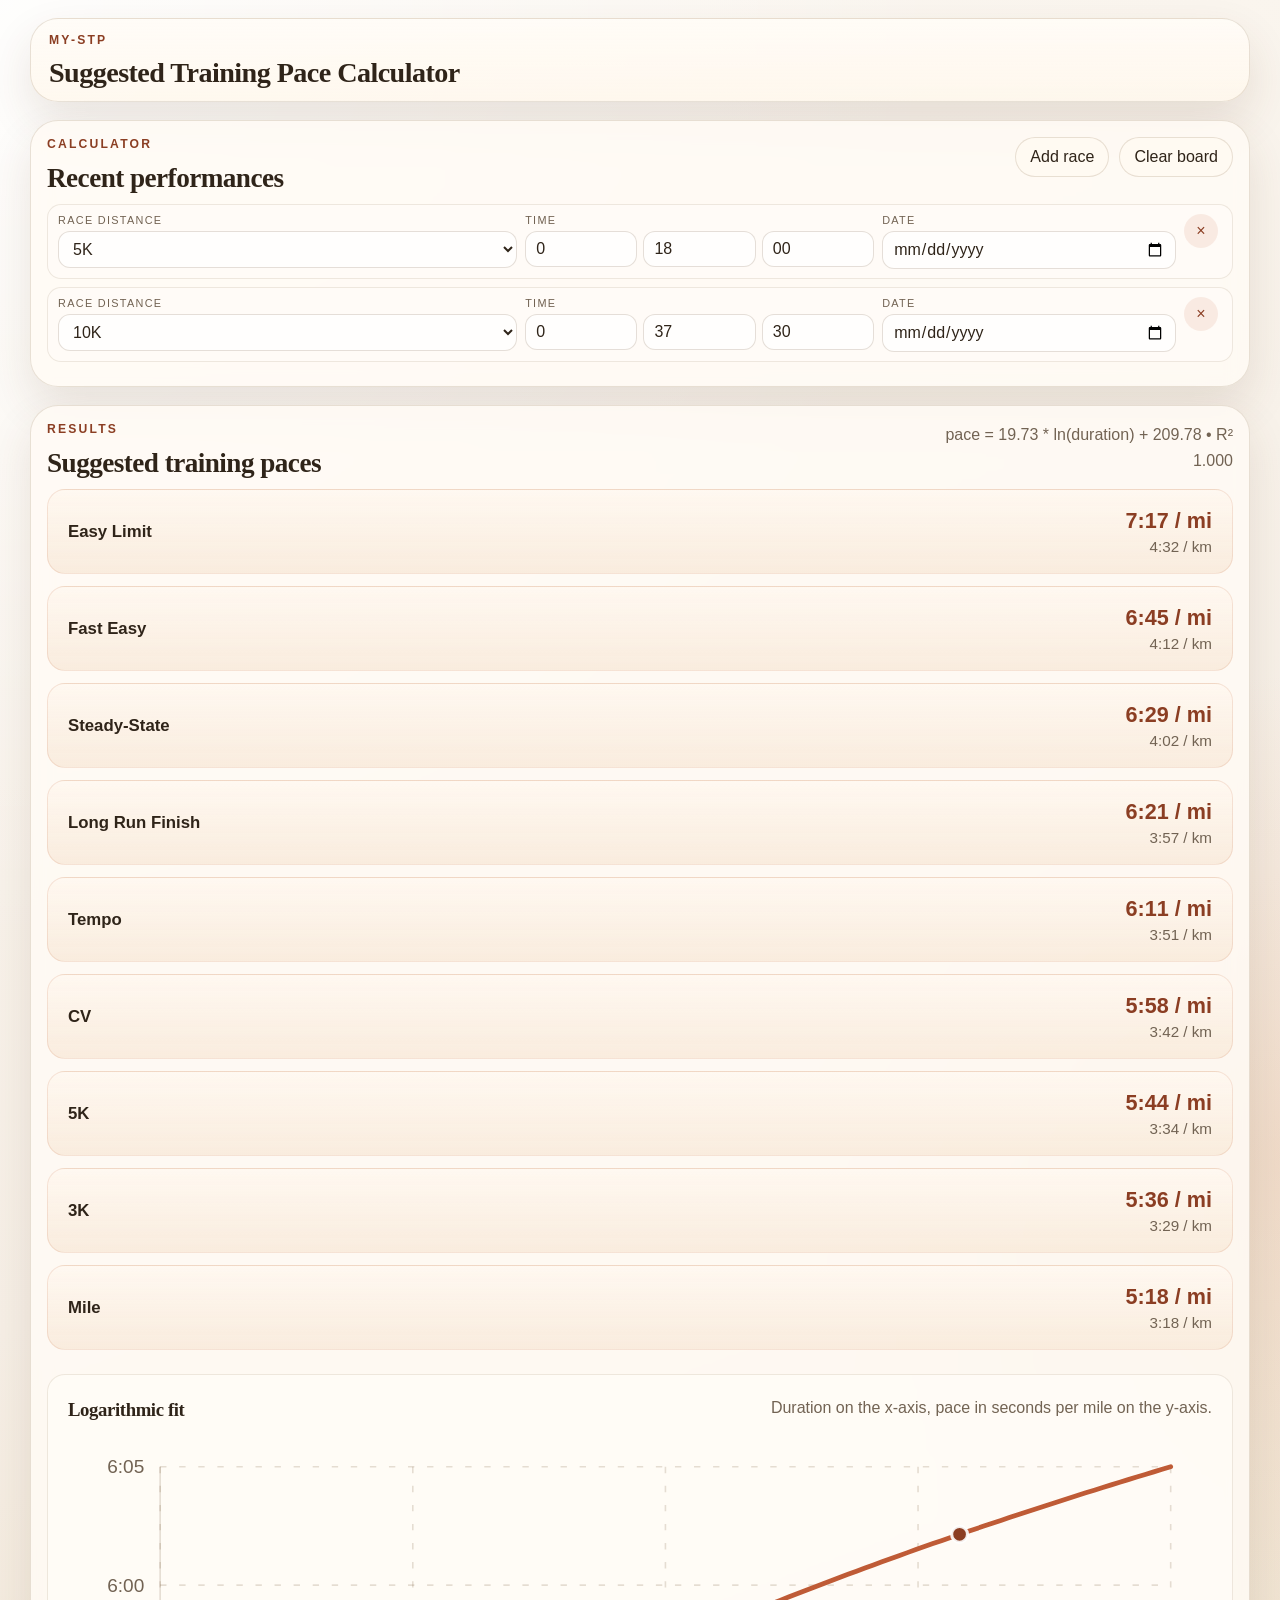
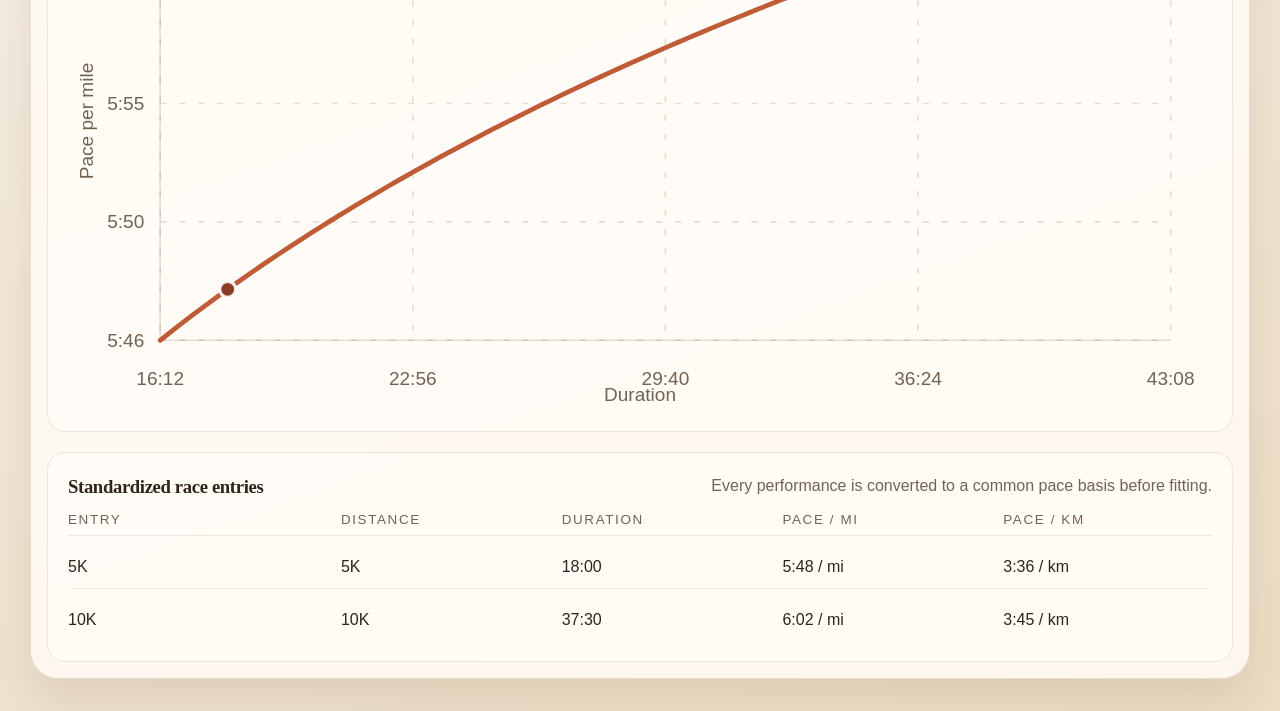
<file: docs/index.html>
<!DOCTYPE html>
<html lang="en">
<head>
    <meta charset="UTF-8">
    <meta name="viewport" content="width=device-width, initial-scale=1.0">
    <title>my-stp</title>
    <meta name="description" content="my-stp is a static training pace calculator for distance runners using multiple recent race performances and a logarithmic best-fit curve.">
    <link rel="stylesheet" href="./assets/style.css">
</head>
<body>
    <div class="page-shell">
        <header class="hero fade-up">
            <div class="hero-copy">
                <p class="eyebrow">my-stp</p>
                <h1>Suggested Training Pace Calculator</h1>
            </div>
        </header>

        <main class="layout">
            <section class="workspace card fade-up">
                <div class="section-heading">
                    <div>
                        <p class="section-kicker">Calculator</p>
                        <h2>Recent performances</h2>
                    </div>
                    <div class="workspace-actions">
                        <button class="ghost-button" id="add-entry-button" type="button">Add race</button>
                        <button class="ghost-button" id="clear-entries-button" type="button">Clear board</button>
                    </div>
                </div>

                <div id="entries-list" class="entries-list"></div>

                <div class="workspace-footer">
                    <p id="calc-error" class="error-text" hidden></p>
                </div>
            </section>

            <section class="card results-card fade-up">
                <div class="section-heading">
                    <div>
                        <p class="section-kicker">Results</p>
                        <h2>Suggested training paces</h2>
                    </div>
                    <div id="fit-meta" class="fit-meta muted">Add at least two performances to unlock the model.</div>
                </div>

                <div id="results-empty" class="empty-state">
                    Add a couple of recent races to see standardized paces, the logarithmic fit, and predicted training paces.
                </div>

                <div id="results-panel" hidden>
                    <div id="training-pace-list" class="training-pace-list"></div>

                    <div class="chart-wrap">
                        <div class="chart-heading">
                            <h3>Logarithmic fit</h3>
                            <p>Duration on the x-axis, pace in seconds per mile on the y-axis.</p>
                        </div>
                        <svg id="fit-chart" class="fit-chart" viewBox="0 0 720 360" role="img" aria-label="Training pace fit chart"></svg>
                    </div>

                    <div class="derived-table-wrap">
                        <div class="chart-heading">
                            <h3>Standardized race entries</h3>
                            <p>Every performance is converted to a common pace basis before fitting.</p>
                        </div>
                        <div id="derived-table" class="derived-table"></div>
                    </div>
                </div>
            </section>
        </main>
    </div>

    <script src="./assets/app.js" defer></script>
</body>
</html>
</file>
<file: docs/assets/style.css>
:root {
    --bg: #f6efe6;
    --bg-accent: #efe2cc;
    --surface: rgba(255, 251, 245, 0.86);
    --line: rgba(113, 80, 44, 0.16);
    --text: #2f2419;
    --muted: #726353;
    --accent: #bf5b36;
    --accent-deep: #8b3e23;
    --accent-soft: rgba(191, 91, 54, 0.12);
    --error: #b3362d;
    --shadow: 0 20px 45px rgba(90, 58, 31, 0.12);
    --radius-xl: 28px;
    --radius-lg: 18px;
    --radius-md: 12px;
}

* {
    box-sizing: border-box;
}

body {
    margin: 0;
    color: var(--text);
    font-family: "Avenir Next", "Segoe UI", "Helvetica Neue", sans-serif;
    background:
        radial-gradient(circle at top left, rgba(255, 255, 255, 0.82), transparent 36%),
        radial-gradient(circle at right center, rgba(219, 144, 98, 0.18), transparent 28%),
        linear-gradient(160deg, #fcf8f2 0%, #f6efe6 48%, #ecddc4 100%);
    min-height: 100vh;
}

button,
input,
select {
    font: inherit;
}

.page-shell {
    width: min(1220px, calc(100% - 32px));
    margin: 0 auto;
    padding: 18px 0 32px;
}

.hero {
    margin-bottom: 18px;
}

.hero-copy,
.card {
    border: 1px solid var(--line);
    backdrop-filter: blur(10px);
    box-shadow: var(--shadow);
}

.hero-copy {
    border-radius: var(--radius-xl);
    padding: 14px 18px;
    background: linear-gradient(180deg, rgba(255, 252, 247, 0.92), rgba(255, 247, 236, 0.82));
}

.eyebrow,
.section-kicker {
    margin: 0 0 12px;
    text-transform: uppercase;
    letter-spacing: 0.18em;
    font-size: 0.76rem;
    color: var(--accent-deep);
    font-weight: 700;
}

.hero h1,
.section-heading h2,
.chart-heading h3 {
    margin: 0;
    font-family: "Iowan Old Style", "Palatino Linotype", "Book Antiqua", Georgia, serif;
    letter-spacing: -0.02em;
}

.hero h1 {
    font-size: clamp(1.35rem, 2.2vw, 1.9rem);
    line-height: 1;
    max-width: none;
}

.chart-heading p,
.muted,
.empty-state {
    color: var(--muted);
    line-height: 1.6;
}

.layout {
    display: grid;
    gap: 18px;
    align-items: start;
}

.card {
    background: var(--surface);
    border-radius: var(--radius-xl);
    padding: 16px;
}

.section-heading {
    display: flex;
    justify-content: space-between;
    align-items: start;
    gap: 16px;
    margin-bottom: 10px;
}

.section-heading h2 {
    font-size: 1.7rem;
}

.workspace-actions {
    display: flex;
    gap: 10px;
    flex-wrap: wrap;
}

.ghost-button,
.icon-button {
    border: none;
    border-radius: 999px;
    cursor: pointer;
    transition: transform 160ms ease, box-shadow 160ms ease, background-color 160ms ease;
}

.ghost-button:hover,
.icon-button:hover {
    transform: translateY(-1px);
}

.ghost-button {
    padding: 10px 14px;
    background: rgba(255, 249, 241, 0.84);
    color: var(--text);
    border: 1px solid var(--line);
}

.entry-row {
    display: grid;
    grid-template-columns: minmax(220px, 1.25fr) minmax(170px, 0.95fr) minmax(140px, 0.8fr) 38px;
    gap: 8px;
    align-items: start;
}

.entries-list {
    display: grid;
    gap: 8px;
}

.entry-row {
    padding: 9px 10px;
    border-radius: 14px;
    border: 1px solid rgba(113, 80, 44, 0.12);
    background: rgba(255, 252, 247, 0.88);
}

.field-group,
.time-group {
    display: grid;
    gap: 5px;
}

.field-inline {
    display: grid;
    grid-template-columns: 1fr 92px;
    gap: 6px;
}

.distance-stack,
.distance-stack {
    display: grid;
    gap: 5px;
}

.time-grid {
    display: grid;
    grid-template-columns: repeat(3, 1fr);
    gap: 6px;
}

input,
select {
    width: 100%;
    padding: 8px 10px;
    border-radius: var(--radius-md);
    border: 1px solid rgba(113, 80, 44, 0.18);
    background: rgba(255, 255, 255, 0.82);
    color: var(--text);
}

input[type="number"]::-webkit-outer-spin-button,
input[type="number"]::-webkit-inner-spin-button {
    -webkit-appearance: none;
    margin: 0;
}

input[type="number"] {
    appearance: textfield;
    -moz-appearance: textfield;
}

input:focus,
select:focus {
    outline: 2px solid rgba(191, 91, 54, 0.24);
    border-color: rgba(191, 91, 54, 0.4);
}

.mini-label {
    font-size: 0.68rem;
    text-transform: uppercase;
    letter-spacing: 0.12em;
    color: var(--muted);
}

.icon-button {
    width: 34px;
    height: 34px;
    display: inline-flex;
    align-items: center;
    justify-content: center;
    background: rgba(191, 91, 54, 0.1);
    color: var(--accent-deep);
}

.workspace-footer {
    display: grid;
    gap: 8px;
    margin-top: 8px;
}

.error-text {
    color: var(--error);
    margin: 0;
}

.empty-state,
.chart-heading p {
    margin: 0;
}

.fit-meta {
    text-align: right;
    max-width: 34ch;
}

.empty-state {
    padding: 28px;
    border-radius: var(--radius-lg);
    border: 1px dashed rgba(113, 80, 44, 0.22);
    background: rgba(255, 252, 247, 0.6);
}

.training-pace-list {
    display: grid;
    gap: 12px;
    margin-bottom: 24px;
}

.pace-list-item {
    padding: 18px 20px;
    border-radius: var(--radius-lg);
    background: linear-gradient(180deg, rgba(255, 248, 240, 0.95), rgba(248, 233, 217, 0.82));
    border: 1px solid rgba(191, 91, 54, 0.14);
    display: flex;
    justify-content: space-between;
    align-items: center;
    gap: 16px;
}

.pace-list-item h3,
.pace-list-item p,
.pace-list-item strong {
    margin: 0;
}

.pace-list-item h3 {
    font-size: 1.05rem;
}

.pace-values {
    text-align: right;
}

.pace-list-item strong {
    display: block;
    font-size: 1.35rem;
    color: var(--accent-deep);
}

.pace-list-item .pace-secondary {
    color: var(--muted);
    font-size: 0.95rem;
    margin-top: 4px;
}

.chart-wrap,
.derived-table-wrap {
    padding: 20px;
    border-radius: var(--radius-lg);
    border: 1px solid rgba(113, 80, 44, 0.12);
    background: rgba(255, 252, 247, 0.72);
}

.chart-wrap {
    margin-bottom: 20px;
}

.chart-heading {
    display: flex;
    justify-content: space-between;
    align-items: end;
    gap: 12px;
    margin-bottom: 14px;
}

.fit-chart {
    width: 100%;
    height: auto;
    overflow: visible;
}

.chart-axis,
.chart-grid {
    stroke: rgba(113, 80, 44, 0.18);
    stroke-width: 1;
}

.chart-grid {
    stroke-dasharray: 4 8;
}

.chart-line {
    fill: none;
    stroke: var(--accent);
    stroke-width: 3;
    stroke-linecap: round;
    stroke-linejoin: round;
}

.chart-point {
    fill: var(--accent-deep);
    stroke: rgba(255, 255, 255, 0.9);
    stroke-width: 2;
}

.chart-label {
    fill: var(--muted);
    font-size: 12px;
}

.derived-table {
    display: grid;
    gap: 10px;
}

.derived-row,
.derived-head {
    display: grid;
    grid-template-columns: minmax(140px, 1fr) repeat(4, minmax(110px, 0.8fr));
    gap: 12px;
    align-items: center;
}

.derived-head {
    padding-bottom: 8px;
    border-bottom: 1px solid rgba(113, 80, 44, 0.12);
    color: var(--muted);
    font-size: 0.84rem;
    text-transform: uppercase;
    letter-spacing: 0.12em;
}

.derived-row {
    padding: 12px 0;
    border-bottom: 1px solid rgba(113, 80, 44, 0.08);
}

.derived-row:last-child {
    border-bottom: none;
}

.fade-up {
    animation: fade-up 540ms ease both;
}

@keyframes fade-up {
    from {
        opacity: 0;
        transform: translateY(14px);
    }
    to {
        opacity: 1;
        transform: translateY(0);
    }
}

@media (max-width: 1080px) {
    .entry-row {
        grid-template-columns: minmax(0, 1fr);
    }
}

@media (max-width: 820px) {
    .page-shell {
        width: min(100% - 20px, 1220px);
        padding-top: 12px;
    }

    .card,
    .hero-copy {
        padding: 16px;
        border-radius: 22px;
    }

    .entry-row {
        grid-template-columns: 1fr;
    }

    .field-inline,
    .time-grid,
    .derived-head,
    .derived-row,
    .chart-heading,
    .section-heading {
        grid-template-columns: 1fr;
    }

    .workspace-actions,
    .chart-heading,
    .section-heading {
        align-items: start;
    }

    .fit-meta {
        text-align: left;
    }

    .pace-list-item {
        align-items: start;
        flex-direction: column;
    }

    .pace-values {
        text-align: left;
    }
}
</file>
